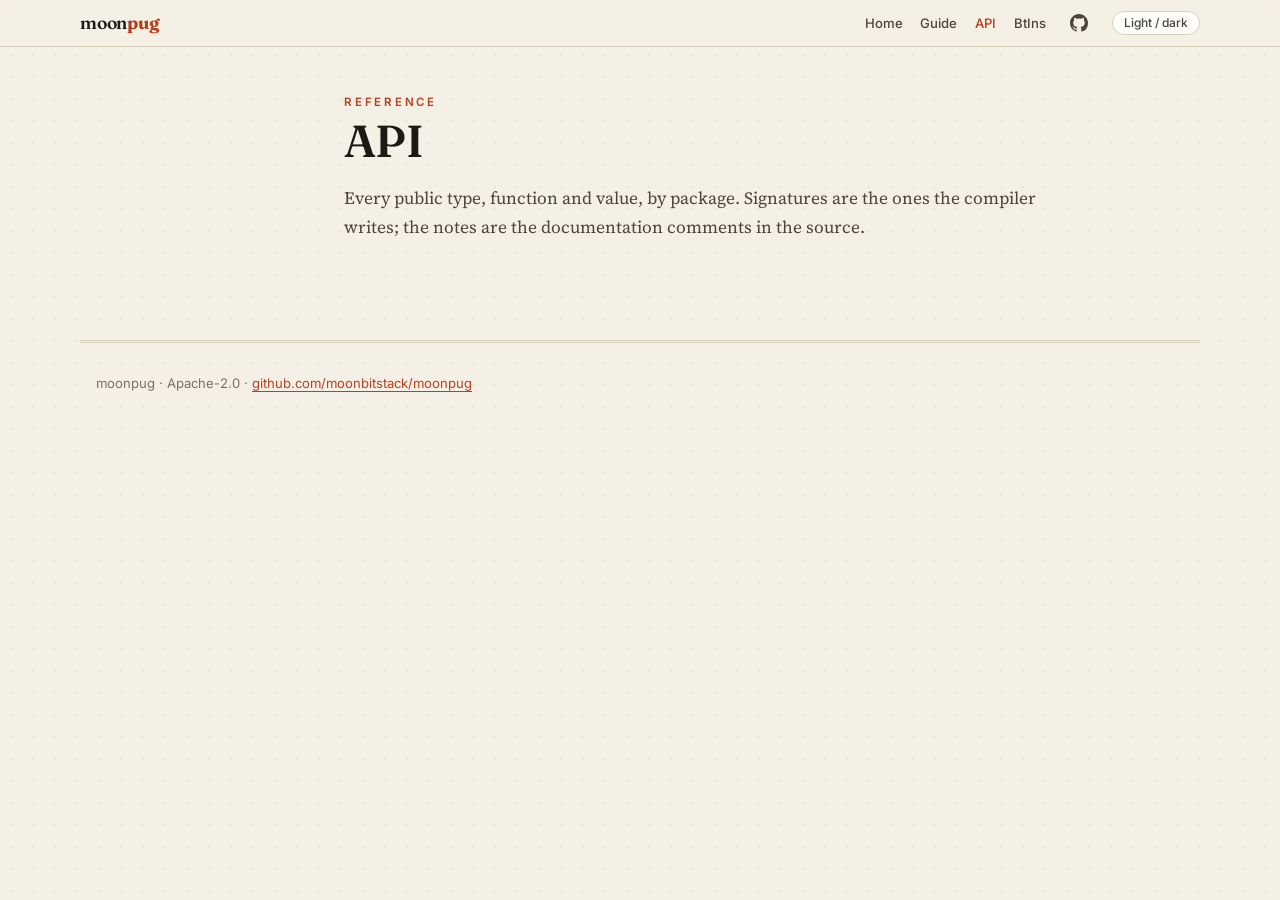
<file: docs/api.template.html>
<!doctype html>
<html lang="en-GB">
<head>
<meta charset="utf-8">
<meta name="viewport" content="width=device-width, initial-scale=1">
<title>moonpug API</title>
<meta name="description" content="Every public type, function and value of moonpug, with its signature and what it does.">
<link rel="preconnect" href="https://fonts.googleapis.com">
<link rel="preconnect" href="https://fonts.gstatic.com" crossorigin>
<link href="https://fonts.googleapis.com/css2?family=Fraunces:ital,opsz,wght@0,9..144,500;0,9..144,600;1,9..144,500&family=Inter:wght@500;600&family=JetBrains+Mono:wght@400;500&family=Source+Serif+4:opsz,wght@8..60,400;8..60,600&display=swap" rel="stylesheet">
<link rel="icon" href="assets/favicon.svg" type="image/svg+xml">
<link rel="stylesheet" href="assets/site.css">
<script type="module" src="assets/scrollbar.js"></script>
</head>
<body class="page api">
<header class="bar">
  <a class="mark" href="index.html">moon<b>pug</b></a>
  <nav>
    <a href="index.html">Home</a>
    <a href="guide.html">Guide</a>
    <a href="api.html" aria-current="page">API</a>
    <a href="builtins.html">BtIns</a>
  </nav>
  <a class="github" href="https://github.com/moonbitstack/moonpug" aria-label="moonpug on GitHub"><svg viewBox="0 0 16 16" width="18" height="18" aria-hidden="true"><path fill="currentColor" d="M8 0C3.58 0 0 3.58 0 8a8 8 0 0 0 5.47 7.59c.4.07.55-.17.55-.38v-1.33c-2.23.48-2.7-1.07-2.7-1.07-.36-.92-.89-1.17-.89-1.17-.73-.5.06-.49.06-.49.8.06 1.23.83 1.23.83.72 1.22 1.88.87 2.34.66.07-.52.28-.87.5-1.07-1.78-.2-3.65-.89-3.65-3.95 0-.87.31-1.59.82-2.15-.08-.2-.36-1.02.08-2.12 0 0 .67-.21 2.2.82a7.6 7.6 0 0 1 4 0c1.53-1.04 2.2-.82 2.2-.82.44 1.1.16 1.92.08 2.12.51.56.82 1.27.82 2.15 0 3.07-1.87 3.75-3.65 3.95.29.25.54.73.54 1.48v2.2c0 .21.15.46.55.38A8 8 0 0 0 16 8c0-4.42-3.58-8-8-8Z"/></svg></a>
  <button id="theme" type="button" aria-label="Light or dark">Light / dark</button>
</header>
<main class="doc">
  <aside class="index">
<!-- nav -->
  </aside>
  <div class="reference">
    <div class="kicker">Reference</div>
    <h1>API</h1>
    <p class="lede">Every public type, function and value, by package. Signatures are the ones the compiler writes; the notes are the documentation comments in the source.</p>
<!-- body -->
  </div>
</main>
<footer>moonpug · Apache-2.0 · <a href="https://github.com/moonbitstack/moonpug">github.com/moonbitstack/moonpug</a></footer>
<script type="module" src="assets/page.js"></script>
</body>
</html>
</file>
<file: docs/assets/site.css>
:root {
  --paper: #f5f0e6;
  --paper-2: #ece4d5;
  --sheet: #fffdf8;
  --ink: #1d1a16;
  --ink-2: #4a443b;
  --muted: #7a7164;
  --rule: #d9cfbd;
  --accent: #b8401e;
  --accent-2: #2f5d50;
  --accent-soft: #f3dfd3;
  --code-bg: #221e19;
  --code-ink: #eee5d4;
  --code-dim: #a1957f;
  --shadow: 0 1px 0 #fff8 inset, 0 18px 40px -24px #3b2a1666;
  color-scheme: light;
}

@media (prefers-color-scheme: dark) {
  :root:not([data-theme="light"]) {
    --paper: #15130f;
    --paper-2: #1d1a15;
    --sheet: #1f1c17;
    --ink: #ebe3d4;
    --ink-2: #c8bea9;
    --muted: #978d7c;
    --rule: #3a342a;
    --accent: #f07a4f;
    --accent-2: #7fb8a5;
    --accent-soft: #3a2419;
    --code-bg: #0f0e0b;
    --code-ink: #ece2cf;
    --code-dim: #8c816d;
    --shadow: 0 18px 40px -24px #000c;
    color-scheme: dark;
  }
}

:root[data-theme="dark"] {
  --paper: #15130f;
  --paper-2: #1d1a15;
  --sheet: #1f1c17;
  --ink: #ebe3d4;
  --ink-2: #c8bea9;
  --muted: #978d7c;
  --rule: #3a342a;
  --accent: #f07a4f;
  --accent-2: #7fb8a5;
  --accent-soft: #3a2419;
  --code-bg: #0f0e0b;
  --code-ink: #ece2cf;
  --code-dim: #8c816d;
  --shadow: 0 18px 40px -24px #000c;
  color-scheme: dark;
}

* { box-sizing: border-box; }

html { scroll-behavior: smooth; scroll-padding-top: 4.5rem; }

body {
  margin: 0;
  background: var(--paper);
  background-image: radial-gradient(color-mix(in srgb, var(--ink) 6%, transparent) 1px, transparent 1px);
  background-size: 22px 22px;
  color: var(--ink);
  font: 16px/1.7 "Source Serif 4", Georgia, serif;
}

code, pre, kbd, .mono { font-family: "JetBrains Mono", ui-monospace, Consolas, monospace; }

a { color: var(--accent); text-decoration-thickness: 1px; text-underline-offset: 3px; }

.bar {
  position: sticky;
  top: 0;
  z-index: 10;
  display: flex;
  align-items: center;
  gap: 1.5rem;
  padding: .7rem max(16px, calc((100vw - 1120px) / 2));
  background: color-mix(in srgb, var(--paper) 88%, transparent);
  backdrop-filter: blur(8px);
  border-bottom: 1px solid var(--rule);
}

.bar .mark { font: 600 1.1rem "Fraunces", Georgia, serif; color: var(--ink); text-decoration: none; letter-spacing: -.01em; }
.bar .mark b { color: var(--accent); }
.bar nav { display: flex; gap: 1.1rem; margin-left: auto; font: 500 .82rem "Inter", system-ui, sans-serif; }
.bar nav a { color: var(--ink-2); text-decoration: none; }
.bar nav a:hover { color: var(--accent); }
.bar .github { color: var(--ink-2); display: inline-flex; }
.bar .github:hover { color: var(--accent); }
.bar button {
  border: 1px solid var(--rule);
  background: var(--sheet);
  color: var(--ink-2);
  border-radius: 999px;
  padding: .2rem .7rem;
  white-space: nowrap;
  font: 500 .75rem "Inter", system-ui, sans-serif;
  cursor: pointer;
}

main { max-width: 1120px; margin: 0 auto; padding: 0 16px 5rem; }

.hero { padding: 4.5rem 0 2.2rem; max-width: 52rem; }
.kicker {
  font: 600 .72rem "Inter", system-ui, sans-serif;
  letter-spacing: .24em;
  text-transform: uppercase;
  color: var(--accent);
}

h1, h2, h3 { font-family: "Fraunces", Georgia, serif; font-weight: 600; letter-spacing: -.015em; line-height: 1.15; }
.hero h1 { font-size: clamp(2.4rem, 5.2vw, 4rem); margin: .6rem 0 1rem; }
.hero h1 em { font-style: italic; color: var(--accent); font-weight: 500; }
.hero p.lede { font-size: 1.14rem; color: var(--ink-2); margin: 0 0 1.6rem; max-width: 44rem; }
.actions { display: flex; flex-wrap: wrap; align-items: center; gap: .8rem; }

.install {
  display: inline-flex;
  align-items: center;
  gap: .8rem;
  padding: .55rem .9rem;
  border: 1px dashed var(--rule);
  border-radius: 10px;
  background: var(--sheet);
  font: .86rem "JetBrains Mono", monospace;
}
.install span { color: var(--muted); }
.button {
  display: inline-block;
  padding: .55rem 1rem;
  border-radius: 10px;
  background: var(--accent);
  color: #fff8f2;
  font: 600 .84rem "Inter", system-ui, sans-serif;
  text-decoration: none;
}
.button.quiet { background: transparent; color: var(--ink-2); border: 1px solid var(--rule); }
.button:hover { filter: brightness(1.06); }

.bench {
  margin: 0 0 3.5rem;
  background: var(--sheet);
  border: 1px solid var(--rule);
  border-radius: 16px;
  box-shadow: var(--shadow);
  overflow: hidden;
}
.bench-head {
  display: flex;
  align-items: center;
  gap: 1rem;
  padding: .6rem .8rem;
  border-bottom: 1px solid var(--rule);
  background: var(--paper-2);
  font: 500 .8rem "Inter", system-ui, sans-serif;
}
.bench-head .tabs { display: flex; gap: .25rem; }
.bench-head .tabs button {
  border: 0;
  background: transparent;
  color: var(--ink-2);
  padding: .32rem .8rem;
  border-radius: 8px;
  cursor: pointer;
  font: inherit;
}
.bench-head .tabs button[aria-pressed="true"] { background: var(--sheet); color: var(--accent); box-shadow: 0 1px 2px #0002; }
.bench-head .note { color: var(--muted); font-size: .76rem; }
.bench-head label { margin-left: auto; display: flex; align-items: center; gap: .35rem; color: var(--muted); cursor: pointer; }
.bench-body { display: grid; grid-template-columns: 1.25fr .85fr 1.2fr; height: 430px; }
.bench .pane { display: flex; flex-direction: column; min-width: 0; min-height: 0; }
.bench .pane + .pane { border-left: 1px solid var(--rule); }
.bench .pane h4 {
  margin: 0;
  padding: .5rem .9rem;
  font: 600 .66rem "Inter", system-ui, sans-serif;
  letter-spacing: .18em;
  text-transform: uppercase;
  color: var(--muted);
  border-bottom: 1px dotted var(--rule);
}
.bench .pane.result h4 + pre + h4 { border-top: 1px solid var(--rule); }
.bench textarea, .bench pre {
  flex: 1;
  min-height: 0;
  margin: 0;
  padding: .85rem .95rem;
  border: 0;
  resize: none;
  background: transparent;
  color: var(--ink);
  font: .76rem/1.7 "JetBrains Mono", monospace;
  white-space: pre;
  overflow: auto;
  outline: none;
  tab-size: 2;
}
.bench textarea#data { color: var(--ink-2); }
.bench .out { background: color-mix(in srgb, var(--accent-soft) 35%, transparent); }
.bench .out.refused { color: var(--accent); white-space: pre-wrap; }
.bench .view { flex: 1; min-height: 0; overflow: auto; padding: .7rem 1rem; font-size: .95rem; }
.bench .view :is(h1, h2, h3) { font-size: 1.1rem; margin: .1rem 0 .3rem; }
.bench .view :is(p, ul) { margin: .25rem 0; }

.figures {
  display: grid;
  grid-template-columns: repeat(5, 1fr);
  border-top: 1px solid var(--rule);
  border-bottom: 1px solid var(--rule);
  margin: 1rem 0 4rem;
}
.figures div { padding: 1.2rem 1rem; text-align: center; }
.figures div + div { border-left: 1px solid var(--rule); }
.figures b { display: block; font: 600 2rem "Fraunces", Georgia, serif; color: var(--accent-2); }
.figures span { font: 500 .78rem "Inter", system-ui, sans-serif; color: var(--muted); letter-spacing: .04em; }

.features { display: grid; grid-template-columns: repeat(3, 1fr); gap: 1rem; margin-bottom: 4.5rem; }
.feature {
  padding: 1.3rem 1.3rem 1.1rem;
  background: var(--sheet);
  border: 1px solid var(--rule);
  border-radius: 12px;
  position: relative;
}
.feature::before {
  content: attr(data-n);
  position: absolute;
  top: .9rem;
  right: 1rem;
  font: italic 500 1.4rem "Fraunces", Georgia, serif;
  color: color-mix(in srgb, var(--accent) 45%, transparent);
}
.feature h3 { margin: 0 0 .4rem; font-size: 1.12rem; }
.feature p { margin: 0; color: var(--ink-2); font-size: .95rem; }

.doc { display: grid; grid-template-columns: 200px minmax(0, 1fr); gap: 3rem; }
.doc aside { position: sticky; top: 5rem; align-self: start; font: 500 .84rem "Inter", system-ui, sans-serif; }
.doc aside a { display: block; padding: .25rem 0 .25rem .8rem; color: var(--ink-2); text-decoration: none; border-left: 2px solid var(--rule); }
.doc aside a:hover, .doc aside a.on { color: var(--accent); border-left-color: var(--accent); }
.doc section { padding-bottom: 2.4rem; border-bottom: 1px solid var(--rule); margin-bottom: 2.4rem; }
.doc section:last-child { border-bottom: 0; }
.doc h2 { font-size: 1.8rem; margin: 0 0 .8rem; }
.doc h3 { font-size: 1.2rem; margin: 1.6rem 0 .5rem; }
.doc p, .doc li { color: var(--ink-2); }

pre.code {
  background: var(--code-bg);
  color: var(--code-ink);
  padding: 1rem 1.1rem;
  border-radius: 10px;
  overflow-x: auto;
  font-size: .82rem;
  line-height: 1.6;
}
pre.code .c { color: var(--code-dim); }
pre.code .k { color: #f0a070; }
pre.code .s { color: #b6d39a; }
:not(pre) > code { background: var(--paper-2); padding: .08em .35em; border-radius: 5px; font-size: .86em; }

table { width: 100%; border-collapse: collapse; font-size: .92rem; margin: .8rem 0 1.2rem; }
th, td { text-align: left; padding: .5rem .7rem; border-bottom: 1px solid var(--rule); vertical-align: top; }
th { font: 600 .74rem "Inter", system-ui, sans-serif; letter-spacing: .08em; text-transform: uppercase; color: var(--muted); }

.chips { display: flex; flex-wrap: wrap; gap: .35rem; margin: .4rem 0 1.2rem; }
.chips code { background: var(--sheet); border: 1px solid var(--rule); padding: .12rem .5rem; border-radius: 6px; font-size: .78rem; }
.chips a { color: inherit; text-decoration: none; }
.chips a:hover code { border-color: var(--accent); color: var(--accent); }

footer { max-width: 1120px; margin: 0 auto; padding: 2rem 16px 3rem; color: var(--muted); font: .82rem "Inter", system-ui, sans-serif; border-top: 3px double var(--rule); }

@media (width <= 900px) {
  .hero { grid-template-columns: 1fr; padding-top: 2.5rem; gap: 2rem; }
  .features { grid-template-columns: 1fr 1fr; }
  .figures { grid-template-columns: repeat(3, 1fr); }
  .figures div:nth-child(4) { border-left: 0; }
  .doc { grid-template-columns: minmax(0, 1fr); }
  .doc aside { display: none; }
  .bar nav { gap: .75rem; }
}

@media (width <= 560px) {
  .bar { gap: .5rem; padding-inline: 12px; }
  .bar nav { gap: .55rem; font-size: .78rem; }
  /* The theme switch keeps its place but drops its words on a phone. */
  .bar button { font-size: 0; padding: .2rem .5rem; }
  .bar button::before { content: "\25D0"; font-size: .95rem; line-height: 1; }
  .features { grid-template-columns: 1fr; }
  .figures { grid-template-columns: 1fr 1fr; }
  .figures div { border-left: 0 !important; }
}

.page main.doc { padding-top: 3rem; }
.page .lede { font-size: 1.08rem; color: var(--ink-2); max-width: 46rem; }
.page h1 { font-size: clamp(2rem, 4vw, 2.8rem); margin: .4rem 0 .6rem; }
.bar nav a[aria-current="page"] { color: var(--accent); }

aside.index { font: 500 .82rem "Inter", system-ui, sans-serif; max-height: calc(100vh - 6rem); overflow-y: auto; }
aside.index .group { margin-bottom: 1.2rem; }
aside.index .group b { display: block; margin-bottom: .35rem; font: 600 .7rem "Inter", system-ui, sans-serif; letter-spacing: .14em; text-transform: uppercase; color: var(--muted); }
aside.index a { display: block; padding: .18rem 0 .18rem .8rem; color: var(--ink-2); text-decoration: none; border-left: 2px solid var(--rule); }
aside.index a:hover, aside.index a.on { color: var(--accent); border-left-color: var(--accent); }

.reference section { padding-bottom: 2rem; margin-bottom: 2.5rem; border-bottom: 1px solid var(--rule); }
.reference h2 { font-size: 1.7rem; margin: 2rem 0 .4rem; }
.reference article { margin: 2rem 0 2.4rem; }
.reference h3 { font-size: 1.25rem; margin: 1.8rem 0 .5rem; }
.reference h3 a.self, h2.lead-in a { color: inherit; text-decoration: none; }
.reference h3 a.self:hover, h2.lead-in a:hover { color: var(--accent); }
.reference .kind { font: 600 .66rem "Inter", system-ui, sans-serif; letter-spacing: .14em; text-transform: uppercase; color: var(--accent-2); vertical-align: middle; margin-right: .3rem; }
pre.sig {
  margin: .5rem 0;
  padding: .75rem 1rem;
  background: var(--sheet);
  border: 1px solid var(--rule);
  border-left: 3px solid var(--accent);
  border-radius: 0 8px 8px 0;
  overflow-x: auto;
  font-size: .78rem;
  line-height: 1.55;
  white-space: pre;
}
.member { margin: 1rem 0 1.2rem; }
.member p, .reference article > p { margin: .35rem 0 0 .2rem; color: var(--ink-2); }
dl.fields { display: grid; grid-template-columns: max-content 1fr; gap: .3rem 1.2rem; margin: .8rem 0 1rem; font-size: .92rem; }
dl.fields dt { margin: 0; }
dl.fields dd { margin: 0; }
dl.fields dd p { margin: 0; color: var(--ink-2); }

.guide pre.code { white-space: pre; }
.next { display: grid; grid-template-columns: repeat(3, 1fr); gap: 1rem; margin: 1rem 0 4rem; }
.next a { display: block; padding: 1.2rem 1.3rem; background: var(--sheet); border: 1px solid var(--rule); border-radius: 12px; text-decoration: none; color: var(--ink); }
.next a b { display: block; font: 600 1.15rem "Fraunces", Georgia, serif; margin-bottom: .3rem; }
.next a span { color: var(--ink-2); font-size: .92rem; }
.next a:hover { border-color: var(--accent); }
.trio { margin: 1rem 0 1.4rem; }
.trio-note { max-width: 62ch; color: var(--ink-2); font-size: .95rem; margin: 0 0 .9rem; }
.trio-panes { display: grid; grid-template-columns: repeat(3, minmax(0, 1fr)); gap: 1rem; }
.trio article {
  display: flex;
  flex-direction: column;
  min-width: 0;
  background: var(--sheet);
  border: 1px solid var(--rule);
  border-radius: 12px;
  overflow: hidden;
  box-shadow: var(--shadow);
}
.trio h4 {
  margin: 0;
  padding: .55rem .9rem .45rem;
  font: 600 .7rem "Inter", system-ui, sans-serif;
  letter-spacing: .16em;
  text-transform: uppercase;
  color: var(--accent);
  border-bottom: 1px dotted var(--rule);
}
.trio h5 {
  margin: 0;
  padding: .45rem .9rem .35rem;
  font: 600 .62rem "Inter", system-ui, sans-serif;
  letter-spacing: .16em;
  text-transform: uppercase;
  color: var(--muted);
}
.trio pre {
  margin: 0;
  padding: .75rem .9rem;
  font: .73rem/1.65 "JetBrains Mono", monospace;
  white-space: pre;
  overflow: auto;
  min-height: 0;
}
.trio pre.src { background: var(--code-bg); color: var(--code-ink); height: 9.5rem; }
.trio pre.out { border-top: 1px dashed var(--rule); color: var(--ink); flex: 1 1 auto; }
.trio-verdict { margin: 0 0 3.5rem; font: 500 .78rem "Inter", system-ui, sans-serif; color: var(--muted); letter-spacing: .02em; }
.trio-verdict b { color: var(--accent-2); font-weight: 600; }

.duo { display: grid; grid-template-columns: repeat(2, minmax(0, 1fr)); gap: 1rem; margin: 1rem 0 4rem; }
.duo pre.code { margin: 0; height: 100%; }
.duo h4 { margin: 0 0 .4rem; font: 600 .7rem "Inter", system-ui, sans-serif; letter-spacing: .16em; text-transform: uppercase; color: var(--muted); }

@media (width <= 900px) {
  .next, .duo, .trio-panes { grid-template-columns: minmax(0, 1fr); }
  aside.index { display: none; }
}

.lead-in { font-size: 1.6rem; margin: 0 0 1rem; }
.names { margin: 0 0 3rem; }
.names h3 { font: 600 .72rem "Inter", system-ui, sans-serif; letter-spacing: .16em; text-transform: uppercase; color: var(--muted); margin: 1.2rem 0 .3rem; }

@supports not selector(::-webkit-scrollbar) {
  * { scrollbar-width: thin; scrollbar-color: color-mix(in srgb, var(--ink) 22%, transparent) transparent; }
}
::-webkit-scrollbar { width: 9px; height: 9px; }
::-webkit-scrollbar-track { background: transparent; }
::-webkit-scrollbar-thumb { background: color-mix(in srgb, var(--ink) 18%, transparent); border-radius: 999px; border: 2px solid transparent; background-clip: padding-box; }
::-webkit-scrollbar-thumb:hover { background-color: color-mix(in srgb, var(--accent) 55%, transparent); }
::-webkit-scrollbar-corner { background: transparent; }
::-webkit-scrollbar-button { display: none; width: 0; height: 0; }

@media (width <= 980px) {
  .bench-body { grid-template-columns: 1fr 1fr; height: auto; }
  .bench .pane { height: 300px; }
  .bench .pane.result { grid-column: 1 / -1; height: 420px; }
  .bench .pane.result { border-left: 0; border-top: 1px solid var(--rule); }
  .bench-head .note { display: none; }
}
@media (width <= 600px) {
  .bench-body { grid-template-columns: 1fr; }
  .bench .pane + .pane { border-left: 0; border-top: 1px solid var(--rule); }
}

code, pre, textarea { font-variant-ligatures: none; }
.hero { max-width: 64rem; }
.duo { row-gap: 1.6rem; }
.duo h4 { margin-bottom: .5rem; }

/* ---- Built-ins demo blocks ---- */
.demo {
  margin: 1rem 0 1.5rem;
  border: 1px solid var(--rule);
  border-radius: 12px;
  overflow: hidden;
  background: var(--sheet);
  box-shadow: 0 1px 0 #fff8 inset;
}
.demo > .demo-label {
  display: block;
  padding: .34rem .9rem;
  font: 600 .64rem "Inter", system-ui, sans-serif;
  letter-spacing: .16em;
  text-transform: uppercase;
  color: var(--muted);
  background: var(--paper-2);
  border-bottom: 1px solid var(--rule);
}
.demo pre.code {
  margin: 0;
  border: 0;
  border-radius: 0;
  border-bottom: 1px solid var(--rule);
  background: var(--code-bg);
}
.demo .demo-data {
  color: var(--code-dim);
  font-size: .78rem;
}
.demo .demo-out {
  display: block;
  padding: .8rem 1.1rem;
  font: .86rem/1.65 "JetBrains Mono", monospace;
  color: var(--ink);
  background: color-mix(in srgb, var(--accent-soft) 32%, transparent);
  white-space: pre-wrap;
  overflow-wrap: anywhere;
  min-height: 1.1rem;
}
.demo .demo-out.refused { color: var(--accent); }

p.note {
  margin: 0;
  padding: .7rem .95rem;
  border-top: 1px solid var(--rule);
  border-left: 3px solid var(--accent-2);
  background: color-mix(in srgb, var(--accent-soft) 24%, transparent);
  color: var(--ink-2);
  font-size: .92rem;
  line-height: 1.6;
}

.reference .alias {
  font: 500 .82rem "Inter", system-ui, sans-serif;
  color: var(--muted);
  margin-left: .4rem;
}
.reference article > p { margin-left: 0; }

@media (width <= 980px) {
  .demo { margin: 1rem 0 1.3rem; }
}

html, button, input, textarea, select { font-variant-ligatures: no-contextual; }

/* The page scroll bar hides while the page stands at its top and shows from
   the first scroll on. It keeps its width either way, so nothing shifts. */
@supports selector(::-webkit-scrollbar) {
  html.at-top::-webkit-scrollbar-thumb { background: transparent; border-color: transparent; box-shadow: none; }
}
@supports not selector(::-webkit-scrollbar) {
  html.at-top { scrollbar-color: transparent transparent; }
}
</file>
